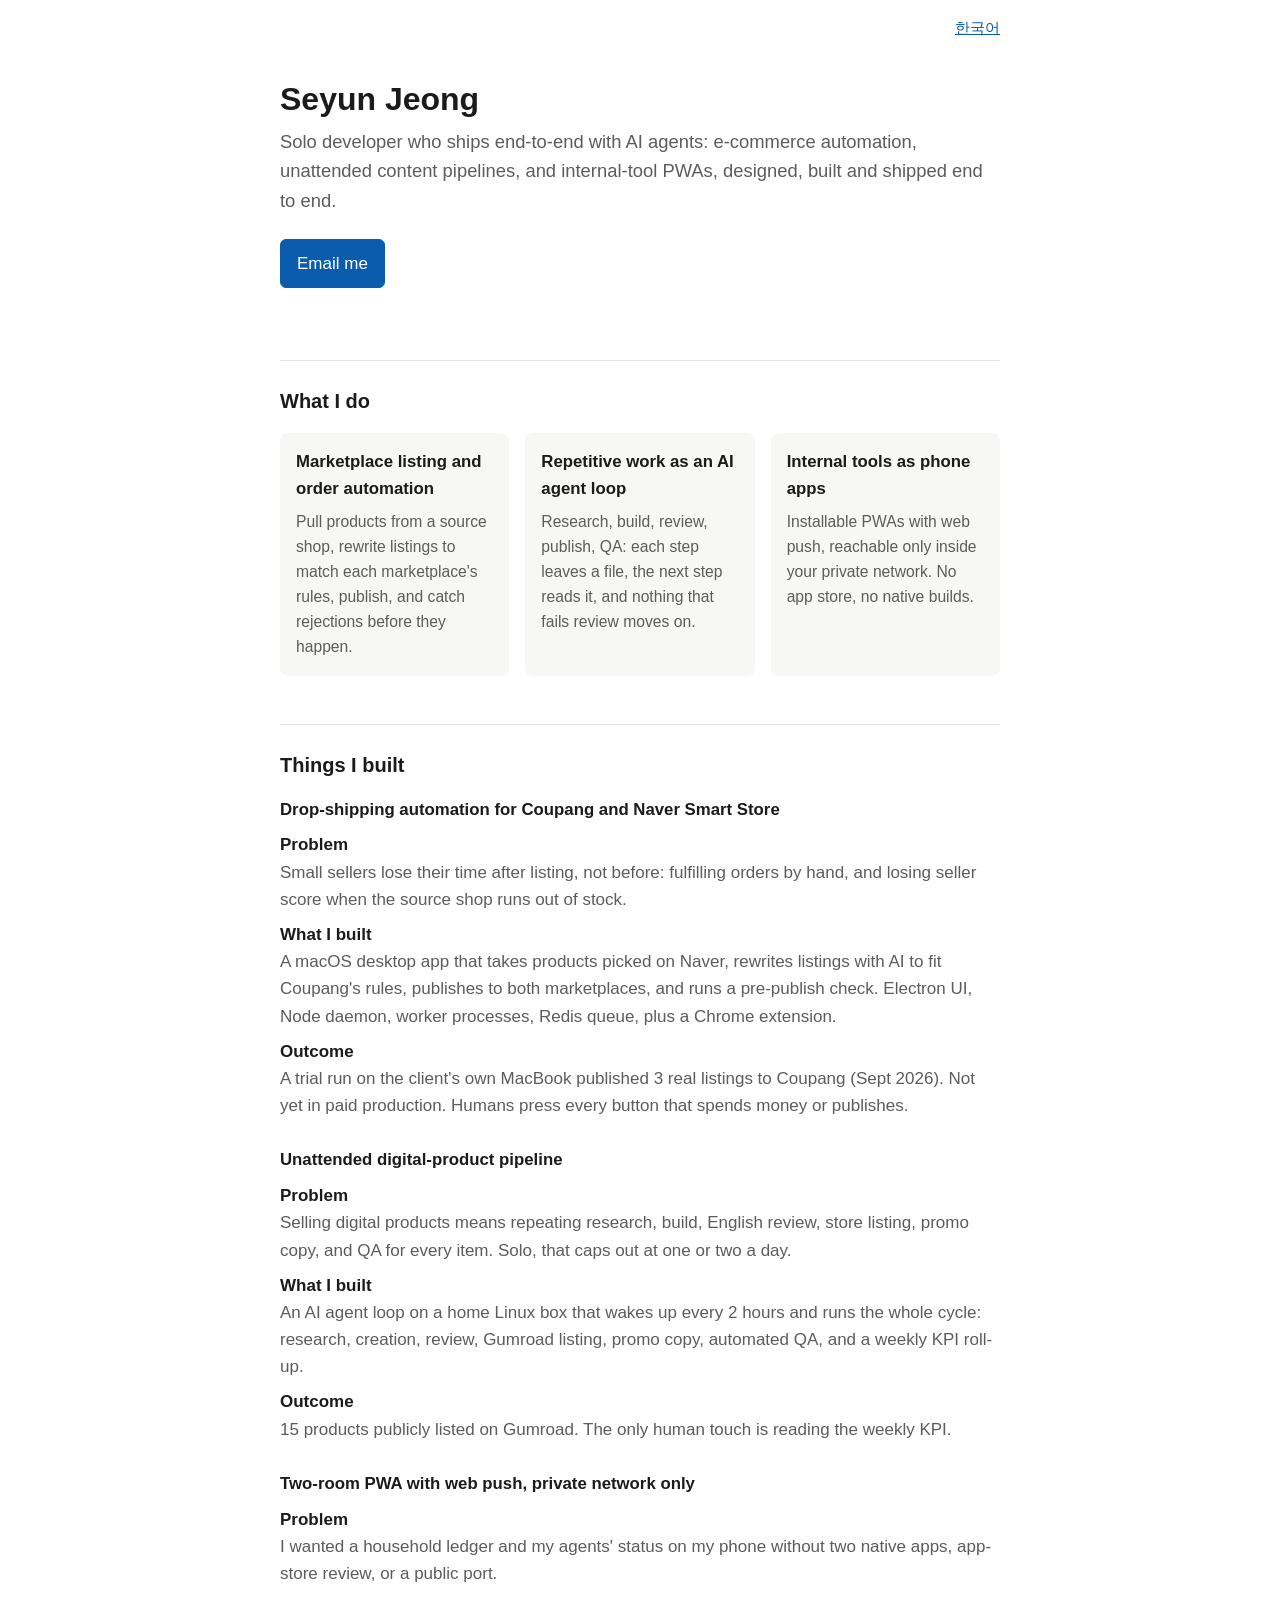
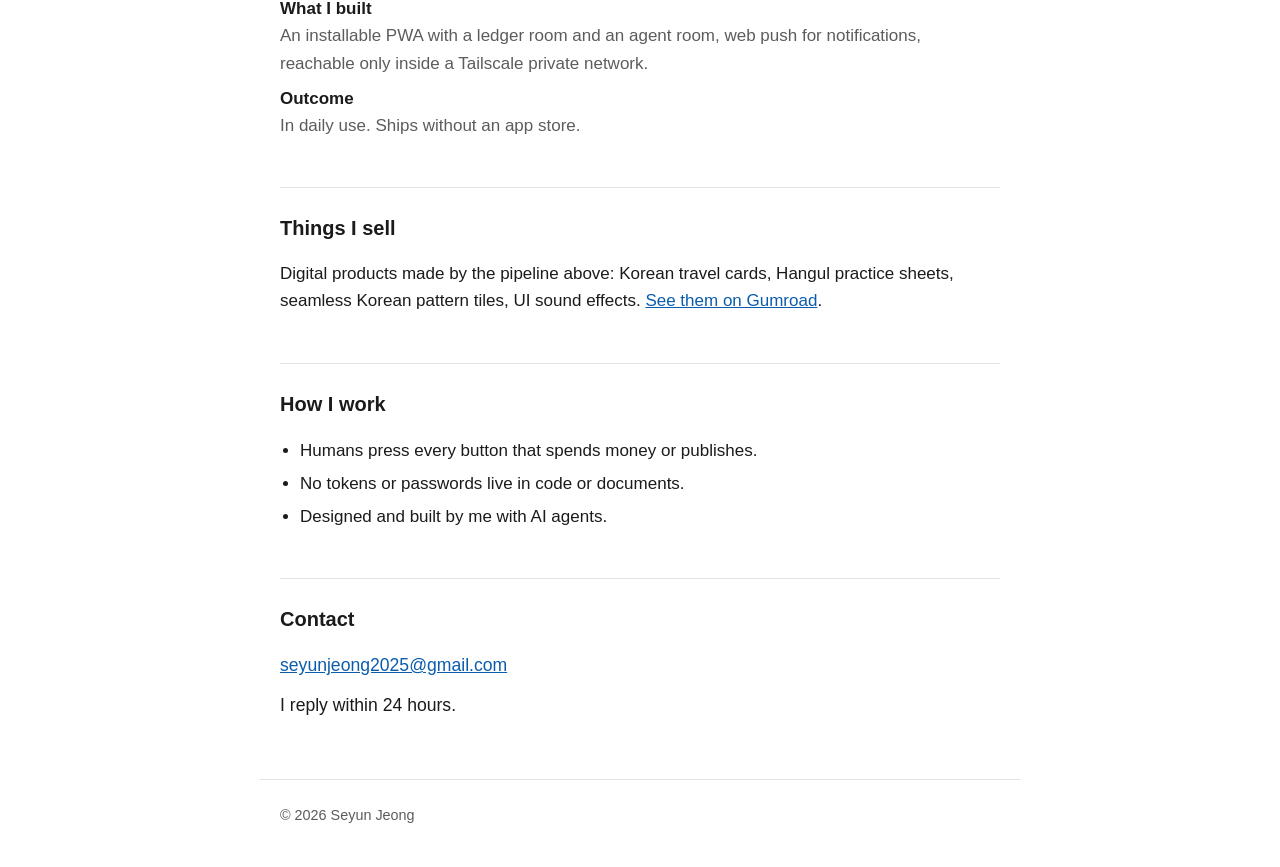
<file: index.html>
<!doctype html>
<html lang="en">
<head>
  <meta charset="utf-8">
  <meta name="viewport" content="width=device-width, initial-scale=1">
  <!-- 결재 growth-20261111-3 승인(11-16 16:48). 표시명 영문 = 운영실 확정 11-23 10:4x(실명 통일 승인값과 같음, backoffice 대조). 보일 메일 11-22(backoffice 업무용-메일 정본, 0등급). 남은 빈 자리: 사진(photo.jpg)·방문 카운터(GoatCounter, backoffice 가입 뒤) — 둘은 없어도 공개(결재 -3). -->
  <title>Seyun Jeong — Solo developer, shipping end-to-end with AI agents</title>
  <meta name="description" content="E-commerce automation, unattended content pipelines, and internal-tool PWAs. Built end-to-end by one developer with AI agents.">
  <link rel="stylesheet" href="style.css">
</head>
<body>
<main>
  <nav class="lang"><a href="ko/" lang="ko" hreflang="ko">한국어</a></nav>

  <!-- 1 머리 -->
  <section class="hero">
    <!-- 사진이 오면 아래 줄의 주석을 풀고 photo.jpg를 site/ 에 넣는다(외주 프로필과 같은 사진). 없으면 사진 없이 공개. -->
    <!-- <img class="photo" src="photo.jpg" alt="" width="96" height="96"> -->
    <h1>Seyun Jeong</h1>
    <p class="lead">Solo developer who ships end-to-end with AI agents: e-commerce automation, unattended content pipelines, and internal-tool PWAs, designed, built and shipped end to end.</p>
    <p class="buttons">
      <a class="primary" href="mailto:seyunjeong2025@gmail.com">Email me</a>
      <!-- 플랫폼 프로필(Upwork·Fiverr)이 생기면 버튼 1개 추가: <a href="PROFILE_URL">Upwork profile</a> -->
    </p>
  </section>

  <!-- 2 하는 일 3칸 -->
  <h2>What I do</h2>
  <div class="grid">
    <div class="card">
      <h3>Marketplace listing and order automation</h3>
      <p>Pull products from a source shop, rewrite listings to match each marketplace's rules, publish, and catch rejections before they happen.</p>
    </div>
    <div class="card">
      <h3>Repetitive work as an AI agent loop</h3>
      <p>Research, build, review, publish, QA: each step leaves a file, the next step reads it, and nothing that fails review moves on.</p>
    </div>
    <div class="card">
      <h3>Internal tools as phone apps</h3>
      <p>Installable PWAs with web push, reachable only inside your private network. No app store, no native builds.</p>
    </div>
  </div>

  <!-- 3 만든 것 3건 (각 문제·만든 것·결과 3줄. "세윤 확인" 숫자는 비움) -->
  <h2>Things I built</h2>

  <article class="work">
    <h3>Drop-shipping automation for Coupang and Naver Smart Store</h3>
    <dl>
      <dt>Problem</dt>
      <dd>Small sellers lose their time after listing, not before: fulfilling orders by hand, and losing seller score when the source shop runs out of stock.</dd>
      <dt>What I built</dt>
      <dd>A macOS desktop app that takes products picked on Naver, rewrites listings with AI to fit Coupang's rules, publishes to both marketplaces, and runs a pre-publish check. Electron UI, Node daemon, worker processes, Redis queue, plus a Chrome extension.</dd>
      <dt>Outcome</dt>
      <dd>A trial run on the client's own MacBook published 3 real listings to Coupang (Sept 2026). Not yet in paid production. Humans press every button that spends money or publishes.</dd>
    </dl>
    <!-- 캡처 1장: 고객 상호·주문 정보가 안 보이는 화면만. 외주 세션이 가린 파일을 주면 넣는다. <img src="work-autoseller.png" alt="Setup screen with a connection test button on each step"> -->
  </article>

  <article class="work">
    <h3>Unattended digital-product pipeline</h3>
    <dl>
      <dt>Problem</dt>
      <dd>Selling digital products means repeating research, build, English review, store listing, promo copy, and QA for every item. Solo, that caps out at one or two a day.</dd>
      <dt>What I built</dt>
      <dd>An AI agent loop on a home Linux box that wakes up every 2 hours and runs the whole cycle: research, creation, review, Gumroad listing, promo copy, automated QA, and a weekly KPI roll-up.</dd>
      <dt>Outcome</dt>
      <dd>15 products publicly listed on Gumroad. The only human touch is reading the weekly KPI.</dd>
    </dl>
    <!-- <img src="work-pipeline.png" alt="Weekly KPI file written by the loop"> -->
  </article>

  <article class="work">
    <h3>Two-room PWA with web push, private network only</h3>
    <dl>
      <dt>Problem</dt>
      <dd>I wanted a household ledger and my agents' status on my phone without two native apps, app-store review, or a public port.</dd>
      <dt>What I built</dt>
      <dd>An installable PWA with a ledger room and an agent room, web push for notifications, reachable only inside a Tailscale private network.</dd>
      <dt>Outcome</dt>
      <dd>In daily use. Ships without an app store.</dd>
    </dl>
    <!-- <img src="work-pwa.png" alt="Phone home screen with the installed app"> -->
  </article>

  <!-- 4 파는 것 -->
  <h2>Things I sell</h2>
  <p>Digital products made by the pipeline above: Korean travel cards, Hangul practice sheets, seamless Korean pattern tiles, UI sound effects.
    <a href="https://7744467419998.gumroad.com/">See them on Gumroad</a>.
    <!-- Etsy 상점이 열리면 여기에 링크 1개 추가. Gumroad 프로필 URL은 운영실 11-16 값(숫자 서브도메인, home-agent가 사용자명으로 바꾸면 갱신). -->
  </p>

  <!-- 5 일하는 방식 3줄 (세 번째 줄 = docs/AI-표시-문구.md 기본 문구) -->
  <h2>How I work</h2>
  <ul class="rules">
    <li>Humans press every button that spends money or publishes.</li>
    <li>No tokens or passwords live in code or documents.</li>
    <li>Designed and built by me with AI agents.</li>
  </ul>

  <!-- 6 연락 -->
  <h2 id="contact">Contact</h2>
  <div class="contact">
    <p><a href="mailto:seyunjeong2025@gmail.com">seyunjeong2025@gmail.com</a></p>
    <p>I reply within 24 hours.</p>
  </div>
</main>

<!-- 7 발: 전화·주소 없음 -->
<footer>© 2026 Seyun Jeong</footer>
<!-- 방문 카운터 GoatCounter: backoffice 가입 뒤 코드명을 받아 아래 한 줄을 주석에서 푼다(영어·한국어 페이지 같은 코드). -->
<!-- 방문 카운터(GoatCounter): backoffice 가입 뒤 코드명을 받아 count.js 한 줄을 여기에 넣는다. -->
</body>
</html>
</file>
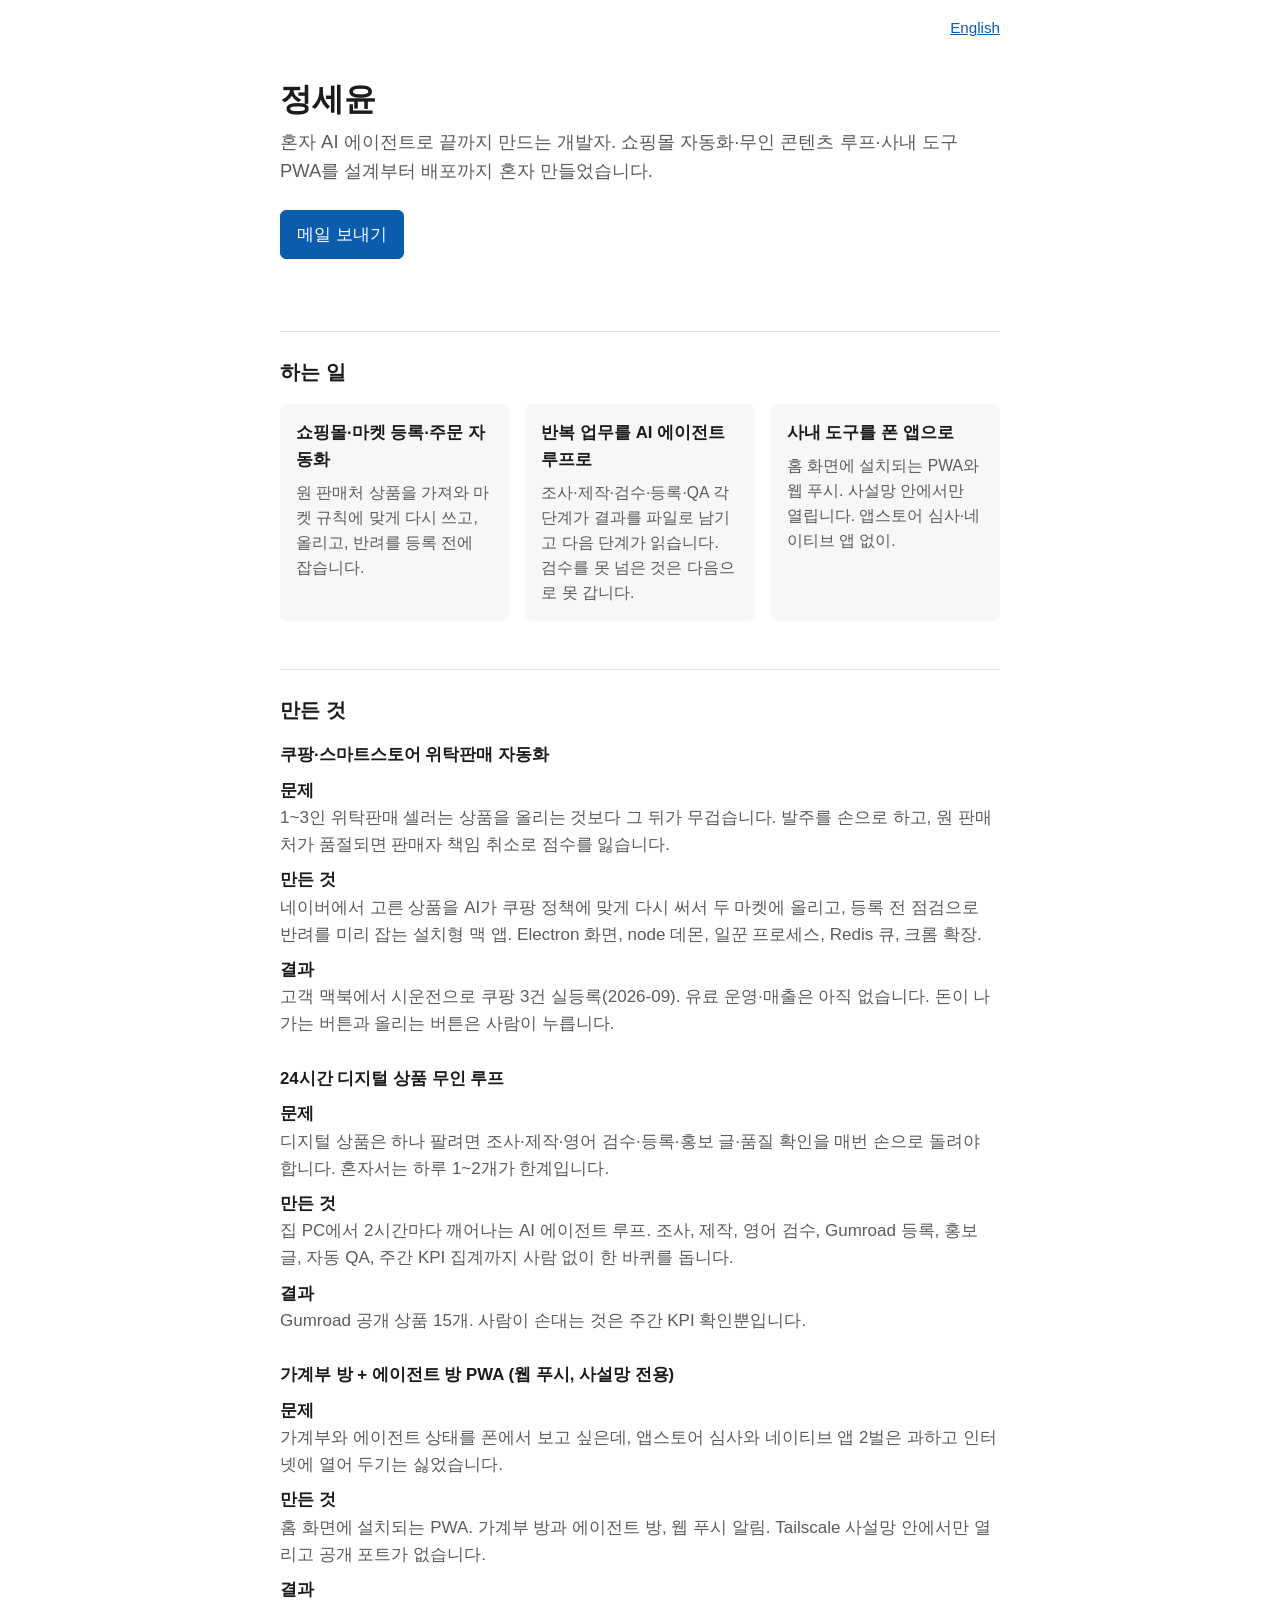
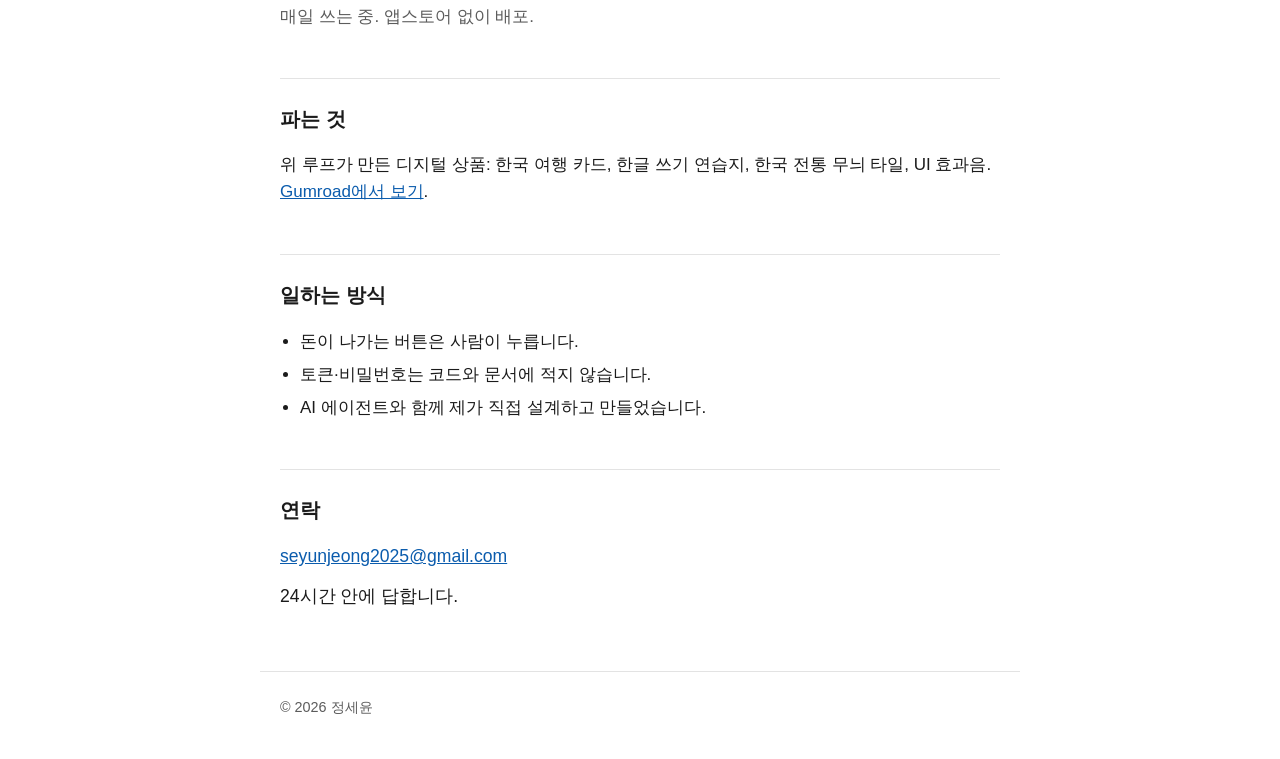
<file: ko/index.html>
<!doctype html>
<html lang="ko">
<head>
  <meta charset="utf-8">
  <meta name="viewport" content="width=device-width, initial-scale=1">
  <!-- 결재 growth-20261111-3 승인(11-16 16:48). 표시명 = 정세윤(외주 -1 실명, 운영실 추천값). 보일 메일 11-22(backoffice 업무용-메일 정본, 0등급). 남은 빈 자리: 사진(photo.jpg)·방문 카운터(GoatCounter, backoffice 가입 뒤) — 둘은 없어도 공개(결재 -3). -->
  <title>정세윤 — 혼자 AI 에이전트로 끝까지 만드는 개발자</title>
  <meta name="description" content="쇼핑몰 자동화, 무인 콘텐츠 루프, 사내 도구 PWA를 설계부터 배포까지 혼자, AI 에이전트와 함께 만듭니다.">
  <link rel="stylesheet" href="../style.css">
</head>
<body>
<main>
  <nav class="lang"><a href="../" lang="en" hreflang="en">English</a></nav>

  <!-- 1 머리 -->
  <section class="hero">
    <!-- <img class="photo" src="../photo.jpg" alt="" width="96" height="96"> -->
    <h1>정세윤</h1>
    <p class="lead">혼자 AI 에이전트로 끝까지 만드는 개발자. 쇼핑몰 자동화·무인 콘텐츠 루프·사내 도구 PWA를 설계부터 배포까지 혼자 만들었습니다.</p>
    <p class="buttons">
      <a class="primary" href="mailto:seyunjeong2025@gmail.com">메일 보내기</a>
      <!-- 위시켓·크몽 프로필이 생기면 버튼 1개 추가 -->
    </p>
  </section>

  <!-- 2 하는 일 3칸 -->
  <h2>하는 일</h2>
  <div class="grid">
    <div class="card">
      <h3>쇼핑몰·마켓 등록·주문 자동화</h3>
      <p>원 판매처 상품을 가져와 마켓 규칙에 맞게 다시 쓰고, 올리고, 반려를 등록 전에 잡습니다.</p>
    </div>
    <div class="card">
      <h3>반복 업무를 AI 에이전트 루프로</h3>
      <p>조사·제작·검수·등록·QA 각 단계가 결과를 파일로 남기고 다음 단계가 읽습니다. 검수를 못 넘은 것은 다음으로 못 갑니다.</p>
    </div>
    <div class="card">
      <h3>사내 도구를 폰 앱으로</h3>
      <p>홈 화면에 설치되는 PWA와 웹 푸시. 사설망 안에서만 열립니다. 앱스토어 심사·네이티브 앱 없이.</p>
    </div>
  </div>

  <!-- 3 만든 것 3건 -->
  <h2>만든 것</h2>

  <article class="work">
    <h3>쿠팡·스마트스토어 위탁판매 자동화</h3>
    <dl>
      <dt>문제</dt>
      <dd>1~3인 위탁판매 셀러는 상품을 올리는 것보다 그 뒤가 무겁습니다. 발주를 손으로 하고, 원 판매처가 품절되면 판매자 책임 취소로 점수를 잃습니다.</dd>
      <dt>만든 것</dt>
      <dd>네이버에서 고른 상품을 AI가 쿠팡 정책에 맞게 다시 써서 두 마켓에 올리고, 등록 전 점검으로 반려를 미리 잡는 설치형 맥 앱. Electron 화면, node 데몬, 일꾼 프로세스, Redis 큐, 크롬 확장.</dd>
      <dt>결과</dt>
      <dd>고객 맥북에서 시운전으로 쿠팡 3건 실등록(2026-09). 유료 운영·매출은 아직 없습니다. 돈이 나가는 버튼과 올리는 버튼은 사람이 누릅니다.</dd>
    </dl>
    <!-- 캡처 1장: 고객 상호·주문 정보가 안 보이는 화면만. -->
  </article>

  <article class="work">
    <h3>24시간 디지털 상품 무인 루프</h3>
    <dl>
      <dt>문제</dt>
      <dd>디지털 상품은 하나 팔려면 조사·제작·영어 검수·등록·홍보 글·품질 확인을 매번 손으로 돌려야 합니다. 혼자서는 하루 1~2개가 한계입니다.</dd>
      <dt>만든 것</dt>
      <dd>집 PC에서 2시간마다 깨어나는 AI 에이전트 루프. 조사, 제작, 영어 검수, Gumroad 등록, 홍보 글, 자동 QA, 주간 KPI 집계까지 사람 없이 한 바퀴를 돕니다.</dd>
      <dt>결과</dt>
      <dd>Gumroad 공개 상품 15개. 사람이 손대는 것은 주간 KPI 확인뿐입니다.</dd>
    </dl>
  </article>

  <article class="work">
    <h3>가계부 방 + 에이전트 방 PWA (웹 푸시, 사설망 전용)</h3>
    <dl>
      <dt>문제</dt>
      <dd>가계부와 에이전트 상태를 폰에서 보고 싶은데, 앱스토어 심사와 네이티브 앱 2벌은 과하고 인터넷에 열어 두기는 싫었습니다.</dd>
      <dt>만든 것</dt>
      <dd>홈 화면에 설치되는 PWA. 가계부 방과 에이전트 방, 웹 푸시 알림. Tailscale 사설망 안에서만 열리고 공개 포트가 없습니다.</dd>
      <dt>결과</dt>
      <dd>매일 쓰는 중. 앱스토어 없이 배포.</dd>
    </dl>
  </article>

  <!-- 4 파는 것 -->
  <h2>파는 것</h2>
  <p>위 루프가 만든 디지털 상품: 한국 여행 카드, 한글 쓰기 연습지, 한국 전통 무늬 타일, UI 효과음.
    <a href="https://7744467419998.gumroad.com/">Gumroad에서 보기</a>.
    <!-- Etsy 상점이 열리면 링크 1개 추가 -->
  </p>

  <!-- 5 일하는 방식 3줄 (세 번째 줄 = docs/AI-표시-문구.md 한국어 문구) -->
  <h2>일하는 방식</h2>
  <ul class="rules">
    <li>돈이 나가는 버튼은 사람이 누릅니다.</li>
    <li>토큰·비밀번호는 코드와 문서에 적지 않습니다.</li>
    <li>AI 에이전트와 함께 제가 직접 설계하고 만들었습니다.</li>
  </ul>

  <!-- 6 연락 -->
  <h2 id="contact">연락</h2>
  <div class="contact">
    <p><a href="mailto:seyunjeong2025@gmail.com">seyunjeong2025@gmail.com</a></p>
    <p>24시간 안에 답합니다.</p>
  </div>
</main>

<!-- 7 발: 전화·주소 없음 -->
<footer>© 2026 정세윤</footer>
<!-- 방문 카운터 GoatCounter: backoffice 가입 뒤 코드명을 받아 아래 한 줄을 주석에서 푼다(영어·한국어 페이지 같은 코드). -->
<!-- 방문 카운터(GoatCounter): backoffice 가입 뒤 코드명을 받아 count.js 한 줄을 여기에 넣는다. -->
</body>
</html>
</file>
<file: style.css>
/* 세윤 한 장 사이트 — 프레임워크·외부 폰트·스크립트 없음. GitHub Pages 정적 1벌. */
:root {
  --ink: #1b1b1b;
  --muted: #5c5c5c;
  --line: #e3e3e3;
  --accent: #0b5cad;
  --bg: #ffffff;
  --card: #f7f7f5;
}
* { box-sizing: border-box; }
html { -webkit-text-size-adjust: 100%; }
body {
  margin: 0;
  color: var(--ink);
  background: var(--bg);
  font: 17px/1.6 -apple-system, BlinkMacSystemFont, "Segoe UI", Roboto, "Apple SD Gothic Neo", "Noto Sans KR", "Malgun Gothic", sans-serif;
}
main { max-width: 760px; margin: 0 auto; padding: 0 20px 48px; }
a { color: var(--accent); }
h1 { font-size: 2rem; line-height: 1.2; margin: 0 0 8px; }
h2 { font-size: 1.25rem; margin: 48px 0 16px; padding-top: 24px; border-top: 1px solid var(--line); }
h3 { font-size: 1.05rem; margin: 0 0 6px; }
p { margin: 0 0 12px; }
.lang { display: flex; justify-content: flex-end; padding: 16px 0 0; font-size: 0.95rem; }
.lead { font-size: 1.15rem; color: var(--muted); margin: 0 0 20px; }
.hero { padding: 40px 0 8px; }
.hero .photo { width: 96px; height: 96px; border-radius: 50%; object-fit: cover; margin-bottom: 16px; display: block; }
.buttons a {
  display: inline-block; margin: 4px 8px 4px 0; padding: 10px 16px;
  border: 1px solid var(--accent); border-radius: 6px; text-decoration: none;
}
.buttons a.primary { background: var(--accent); color: #fff; }
.grid { display: grid; gap: 16px; grid-template-columns: 1fr; }
@media (min-width: 640px) { .grid { grid-template-columns: repeat(3, 1fr); } }
.card { background: var(--card); border-radius: 8px; padding: 16px; }
.card p { margin: 0; color: var(--muted); font-size: 0.98rem; }
.work { margin: 0 0 28px; }
.work dl { margin: 8px 0 0; }
.work dt { font-weight: 600; margin-top: 8px; }
.work dd { margin: 0; color: var(--muted); }
.work img { width: 100%; height: auto; border: 1px solid var(--line); border-radius: 6px; margin-top: 12px; }
.rules { padding-left: 20px; }
.rules li { margin-bottom: 6px; }
.contact p { font-size: 1.1rem; }
footer { max-width: 760px; margin: 0 auto; padding: 24px 20px 40px; color: var(--muted); font-size: 0.9rem; border-top: 1px solid var(--line); }
</file>
